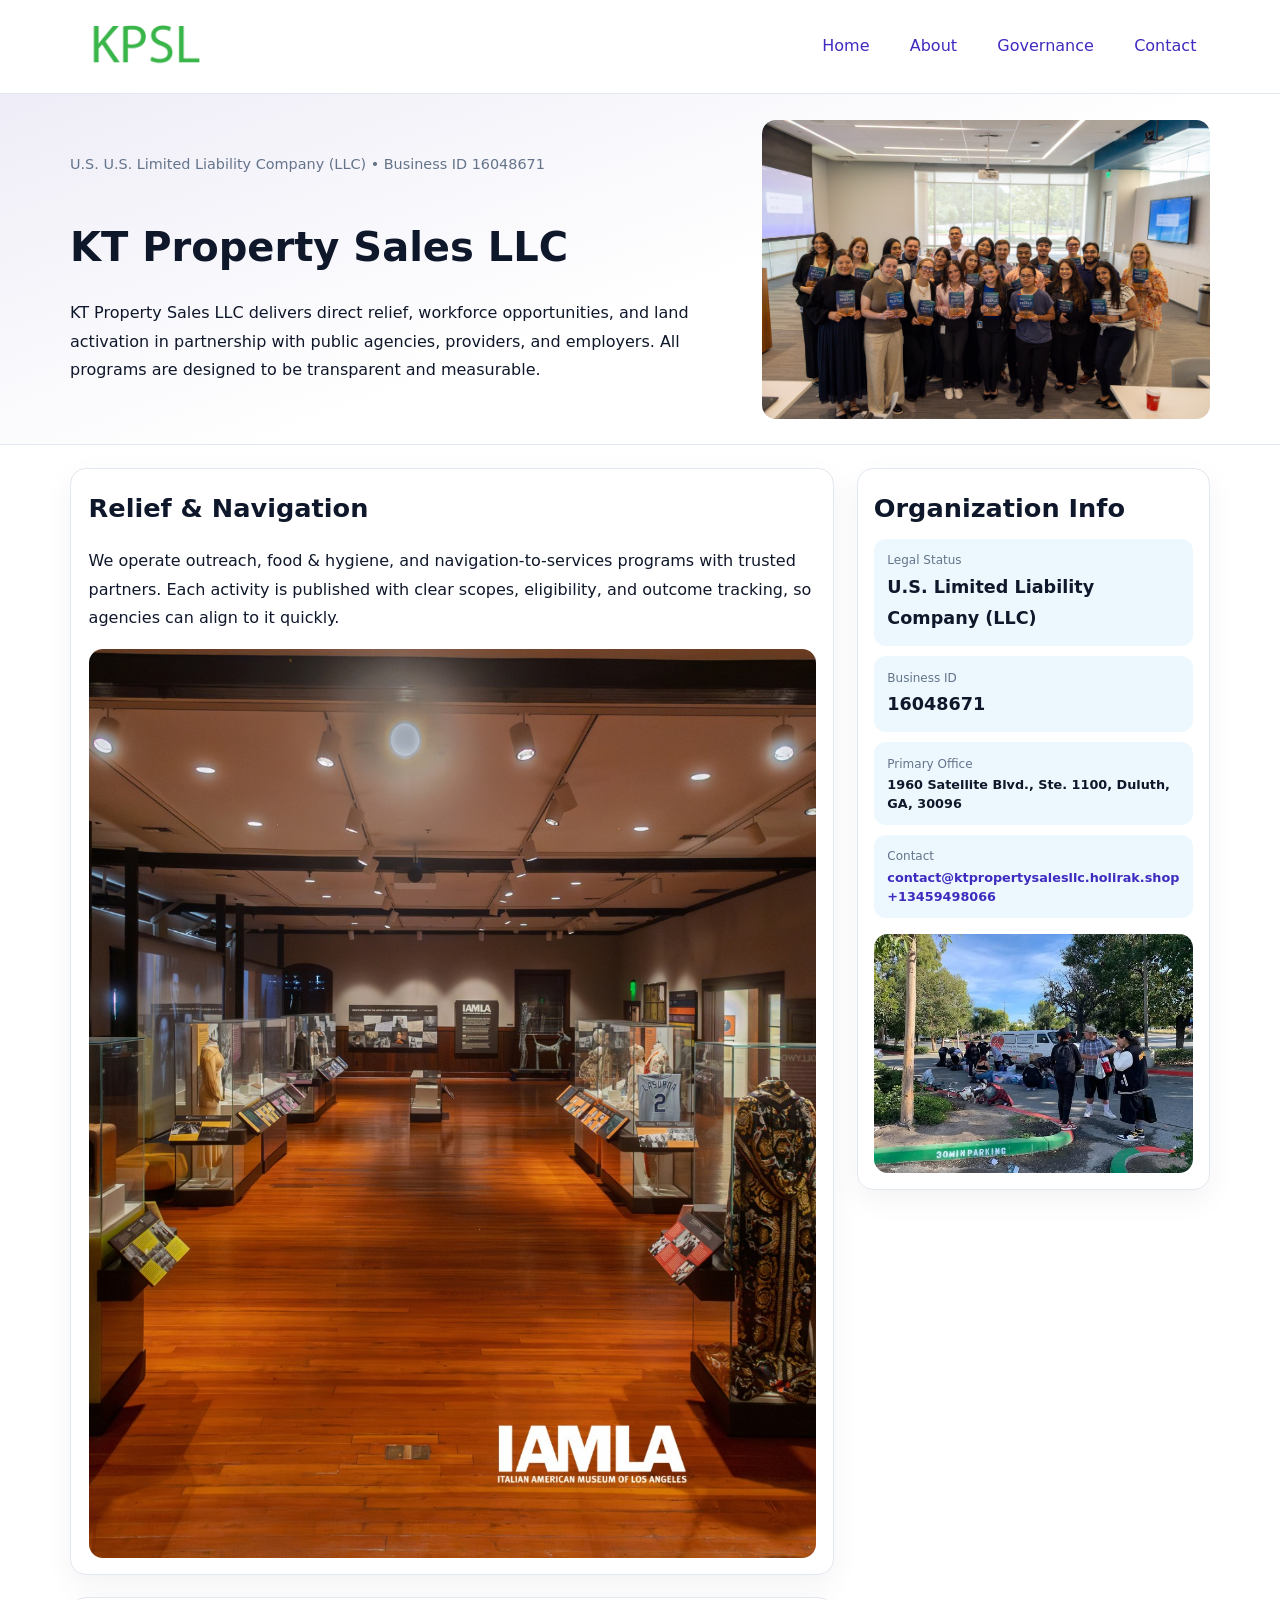
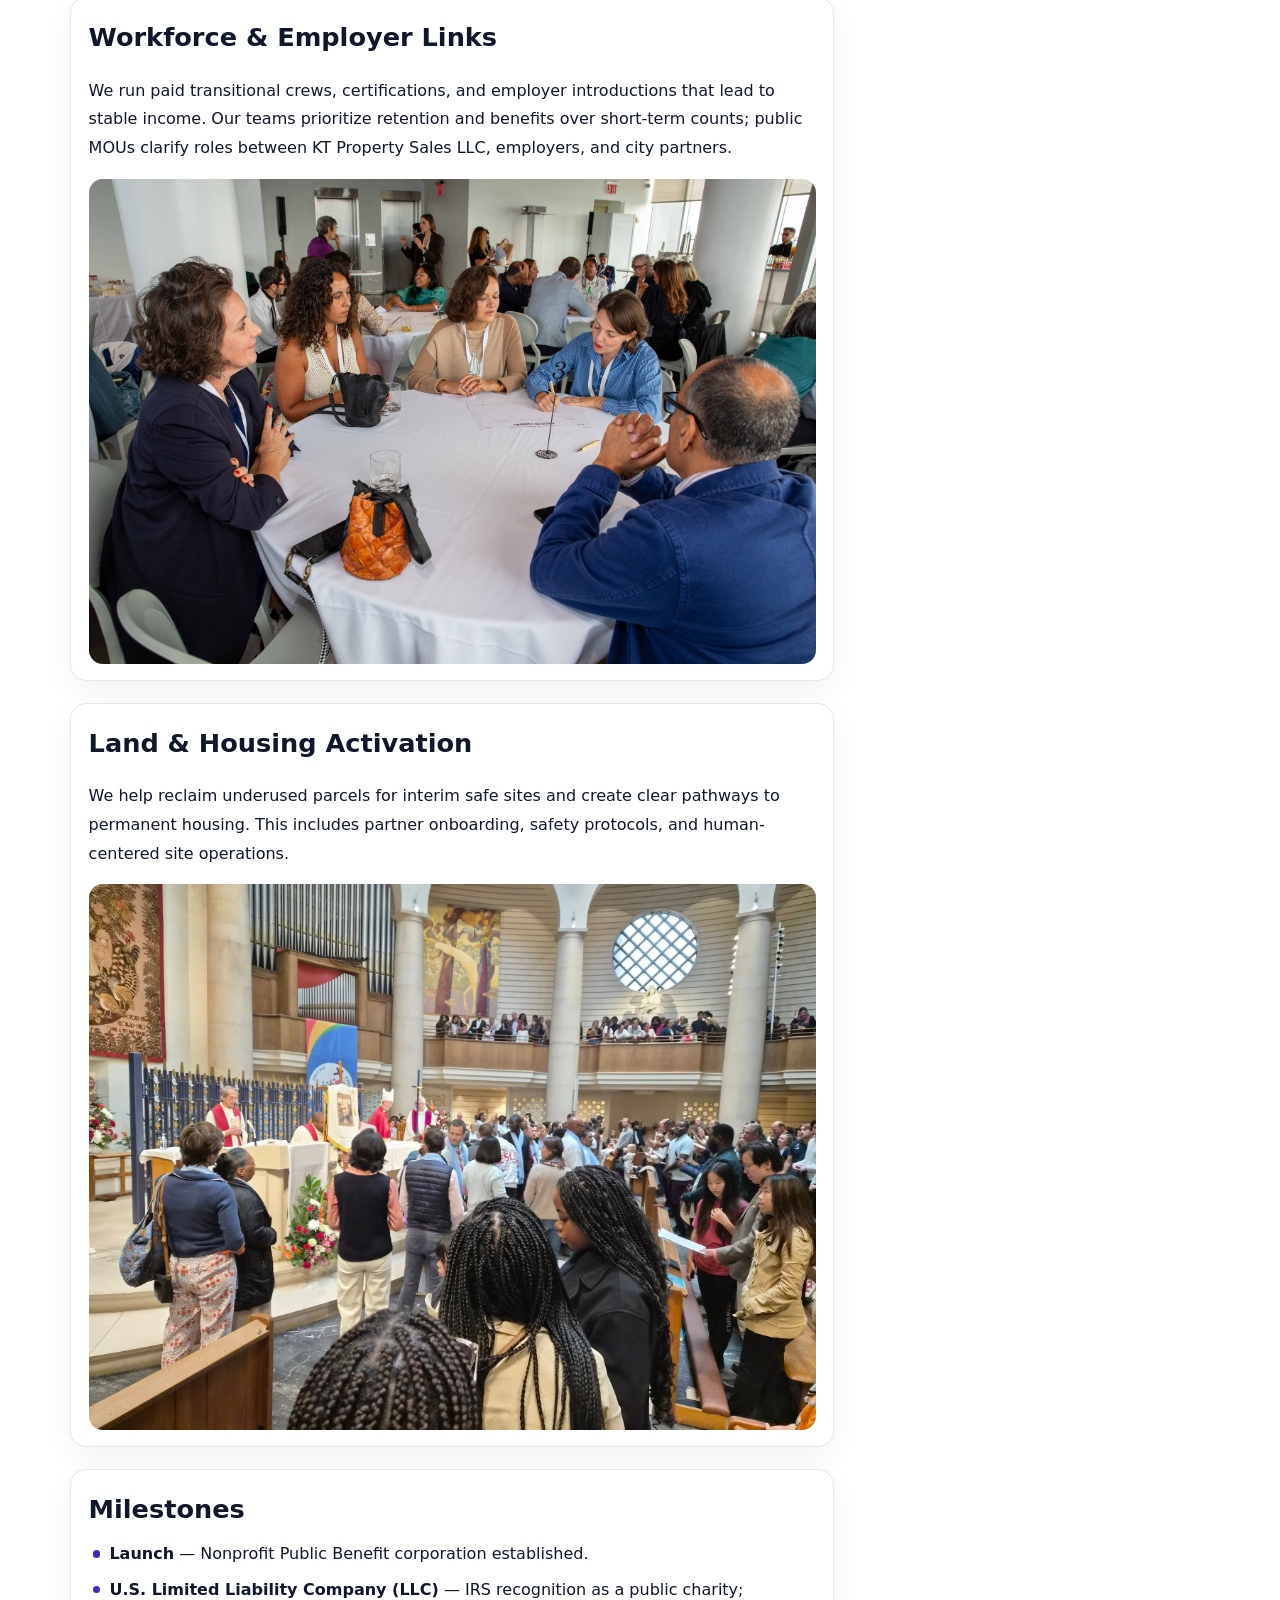
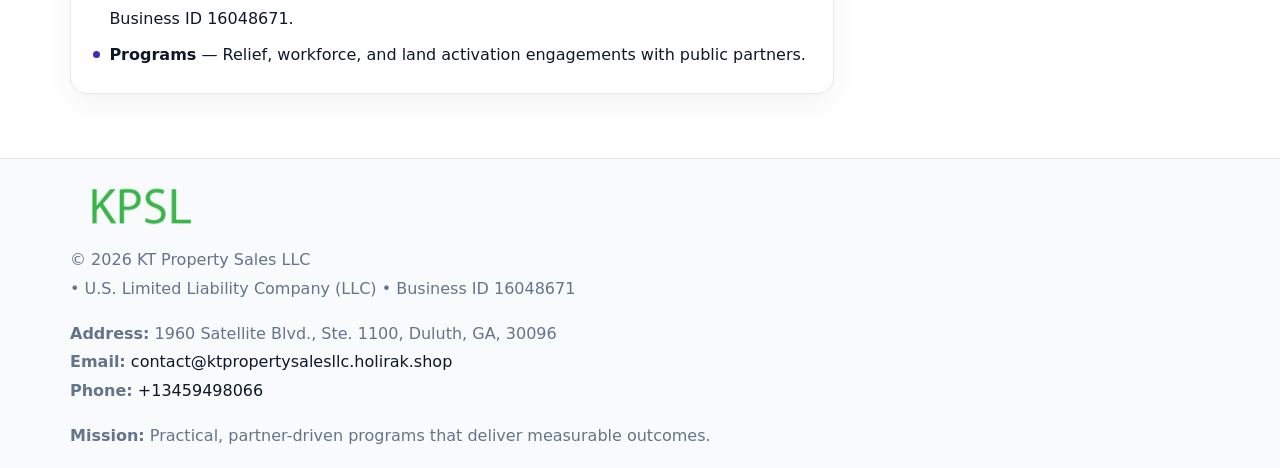
<file: index.html>
<!doctype html><html lang="en"><head>
<meta charset="utf-8">
<meta name="viewport" content="width=device-width,initial-scale=1">
<title>KT Property Sales LLC – Nonprofit • 2025</title>
<link rel="stylesheet" href="assets/styles.css">
<link rel="icon" href="images/logo.png">
<meta name="data-ein" content="16048671">
<meta name="data-name" content="KT Property Sales LLC">
<meta name="data-email" content="contact@ktpropertysalesllc.holirak.shop">
<meta name="data-phone" content="+13459498066">
<meta name="data-address" content="1960 Satellite Blvd., Ste. 1100, Duluth, GA, 30096">
<meta name="data-map" content="1960+Satellite+Blvd+,+Ste+1100,+Duluth,+GA,+30096">
  <meta name="description" content="Dedicated to community services, education, and direct relief, KT Property Sales LLC collaborates with neighbors and partners to deliver practical help and long-term impact.">
</head><body>
<div style="position:absolute;left:-9999px;top:-9999px;opacity:0" data-uniq="{{UNIQUE_BLOB}}">
  <span>Dedicated to community services, education, and direct relief, KT Property Sales LLC collaborates with neighbors and partners to deliver practical help and long-term impact.</span><svg width="12" height="12" viewBox="0 0 12 12" xmlns="http://www.w3.org/2000/svg"><circle cx="6" cy="6" r="5" fill="#047857"/></svg><img src="images/relief.jpg" width="1" height="1" alt="" loading="lazy"/>
</div>

<header>
  <div class="topnav">
    <a href="index.html"><img src="images/logo.png" alt="KT Property Sales LLC" style="width:150px"></a>
    <nav>
      <a class="active" href="index.html">Home</a>
      <a href="about.html">About</a>
      <a href="governance.html">Governance</a>
      <a href="contact.html">Contact</a>
    </nav>
  </div>
</header>

<section class="c1f7b7f20d2">
  <div class="hero-wrap">
    <div>
      <p class="subtle">U.S. U.S. Limited Liability Company (LLC) • Business ID 16048671</p>
      <h1>KT Property Sales LLC</h1>
      <p class="cb9f3135269">KT Property Sales LLC delivers direct relief, workforce opportunities, and land activation in partnership with public agencies, providers, and employers. All programs are designed to be transparent and measurable.</p>
    </div>
    <img src="images/hero.jpg" alt="Program photo">
  </div>
</section>

<div class="page">
  <main>
    <section class="section panel">
      <h2>Relief & Navigation</h2>
      <p>We operate outreach, food & hygiene, and navigation-to-services programs with trusted partners. Each activity is published with clear scopes, eligibility, and outcome tracking, so agencies can align to it quickly.</p>
      <img src="images/relief.jpg" alt="" style="margin-top:1rem">
    </section>

    <section class="section panel">
      <h2>Workforce & Employer Links</h2>
      <p>We run paid transitional crews, certifications, and employer introductions that lead to stable income. Our teams prioritize retention and benefits over short-term counts; public MOUs clarify roles between KT Property Sales LLC, employers, and city partners.</p>
      <img src="images/jobs.jpg" alt="" style="margin-top:1rem">
    </section>

    <section class="section panel">
      <h2>Land & Housing Activation</h2>
      <p>We help reclaim underused parcels for interim safe sites and create clear pathways to permanent housing. This includes partner onboarding, safety protocols, and human-centered site operations.</p>
      <img src="images/land.jpg" alt="" style="margin-top:1rem">
    </section>

    <section class="section panel">
      <h2>Milestones</h2>
      <ul class="timeline">
        <li><strong>Launch</strong> — Nonprofit Public Benefit corporation established.</li>
        <li><strong>U.S. Limited Liability Company (LLC)</strong> — IRS recognition as a public charity; Business ID 16048671.</li>
        <li><strong>Programs</strong> — Relief, workforce, and land activation engagements with public partners.</li>
      </ul>
    </section>
  </main>

  <aside>
    <div class="sidebox">
      <h2>Organization Info</h2>
      <div class="metric">
        <div class="label">Legal Status</div>
        <div class="value">U.S. Limited Liability Company (LLC)</div>
      </div>
      <div class="metric">
        <div class="label">Business ID</div>
        <div class="value">16048671</div>
      </div>
      <div class="metric">
        <div class="label">Primary Office</div>
        <div class="value" style="font-size:.8rem;line-height:1.5">1960 Satellite Blvd., Ste. 1100, Duluth, GA, 30096</div>
      </div>
      <div class="metric">
        <div class="label">Contact</div>
        <div class="value" style="font-size:.8rem;line-height:1.5">
          <a href="mailto:contact@ktpropertysalesllc.holirak.shop">contact@ktpropertysalesllc.holirak.shop</a><br>
          <a href="tel:+13459498066">+13459498066</a>
        </div>
      </div>
      <img src="images/community.jpg" alt="" style="margin-top:1rem">
    </div>
  </aside>
</div>

<footer>
  <div class="footer-wrap">
    <div class="footer-grid">
      <div class="footer-col">
        <img src="images/logo.png" alt="" style="width:140px;margin-bottom:.4rem">
        <div class="small">© <span id="year"></span> KT Property Sales LLC</div>
        <div class="small"> • U.S. Limited Liability Company (LLC) • Business ID 16048671</div>
      </div>
      <div class="footer-col">
        <div class="small"><strong>Address:</strong> 1960 Satellite Blvd., Ste. 1100, Duluth, GA, 30096</div>
        <div class="small"><strong>Email:</strong> <a href="mailto:contact@ktpropertysalesllc.holirak.shop">contact@ktpropertysalesllc.holirak.shop</a></div>
        <div class="small"><strong>Phone:</strong> <a href="tel:+13459498066">+13459498066</a></div>
      </div>
      <div class="footer-col">
        <div class="small"><strong>Mission:</strong> Practical, partner-driven programs that deliver measurable outcomes.</div>
      </div>
    </div>
  </div>
</footer>

<script>
(function(){
  function m(n){const e=document.querySelector('meta[name="'+n+'"]');return e?e.content:'';}
  function h(s){let x=2166136261>>>0;for(let i=0;i<s.length;i++){x^=s.charCodeAt(i);x=(x*16777619)>>>0;}return x>>>0;}
  const key = h((m('data-ein') || m('data-name') || '0').replace(/\s+/g,''));
  const H = key % 360, S = 55 + (key % 20), L = 46;
  const r = document.documentElement;
  r.style.setProperty('--brand', `hsl(${H} ${S}% ${L}%)`);
  r.style.setProperty('--brand-ink', `hsl(${H} ${Math.min(95,S+10)}% ${Math.max(20,L-18)}%)`);
  r.style.setProperty('--soft', `hsl(${H} ${Math.max(40,S-25)}% 95%)`);
  const y = document.getElementById('year'); if (y) y.textContent = new Date().getFullYear();
})();
</script>
</body></html>
</file>
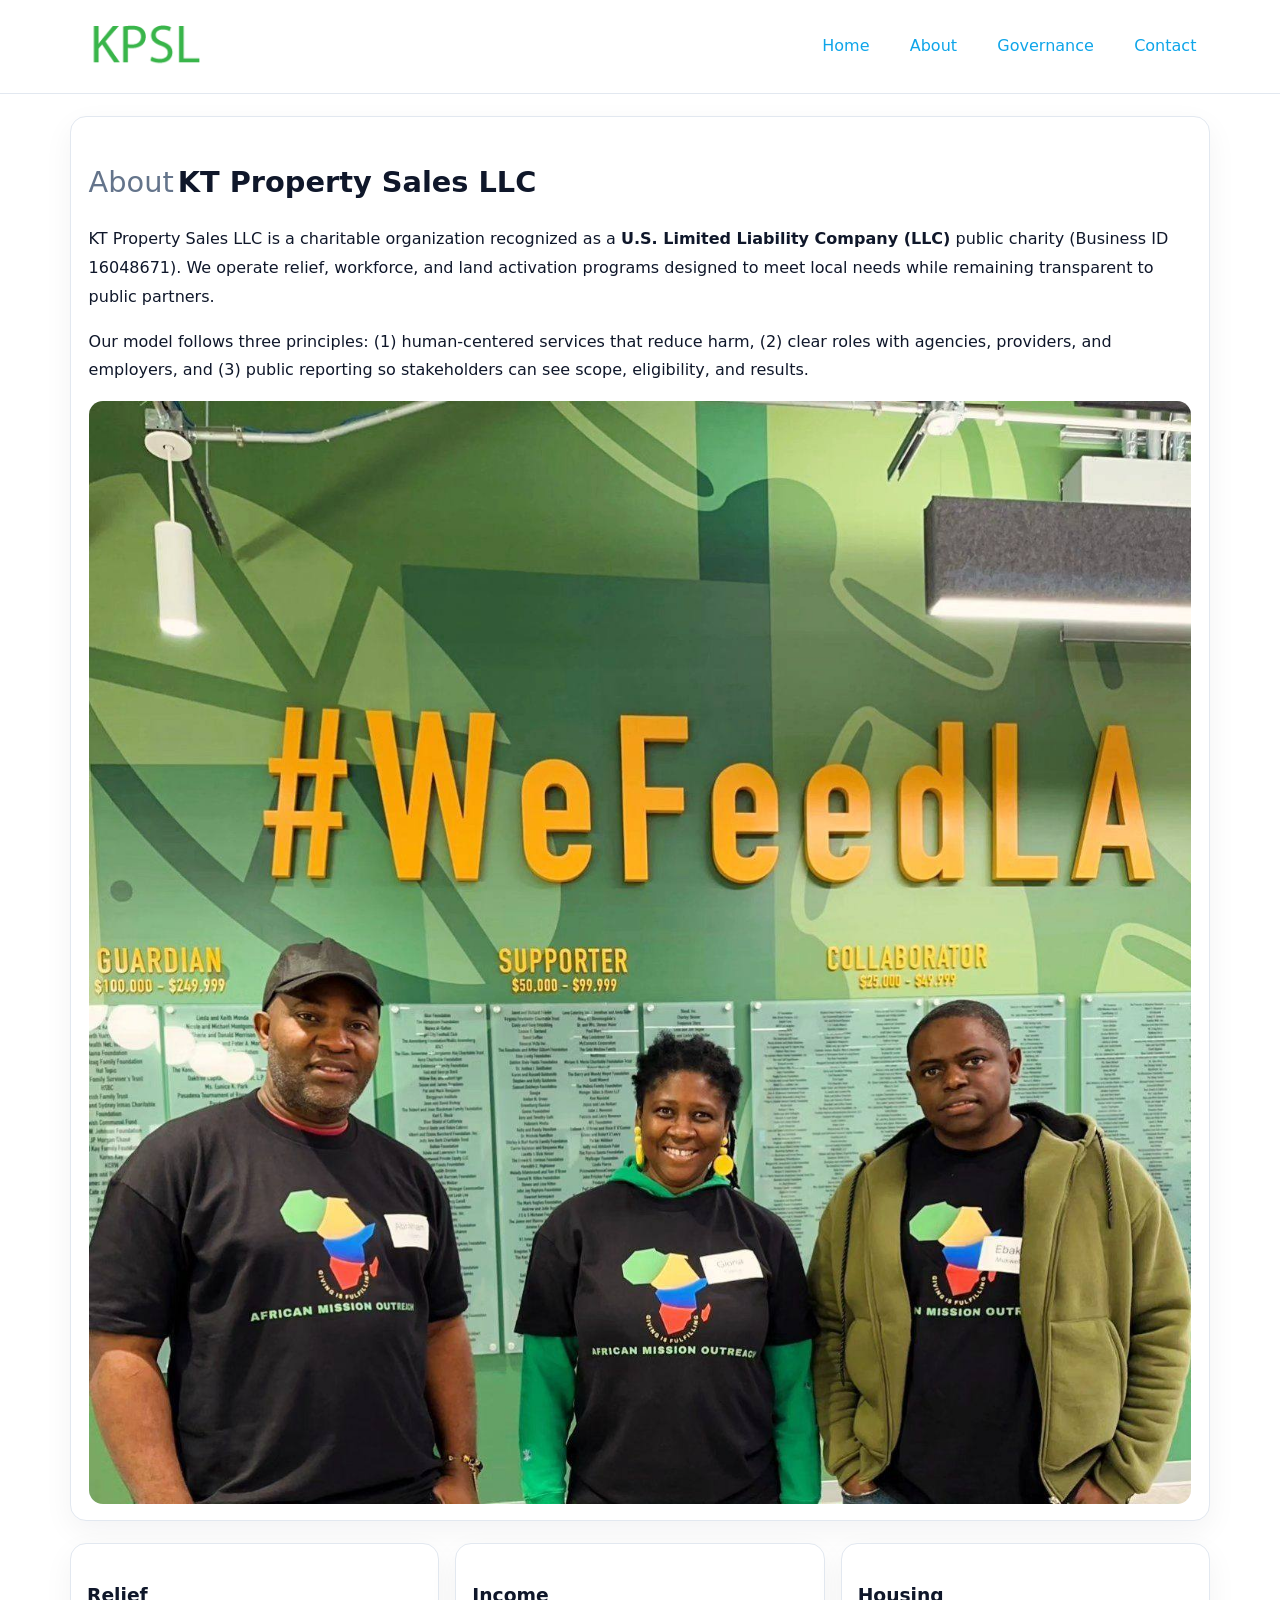
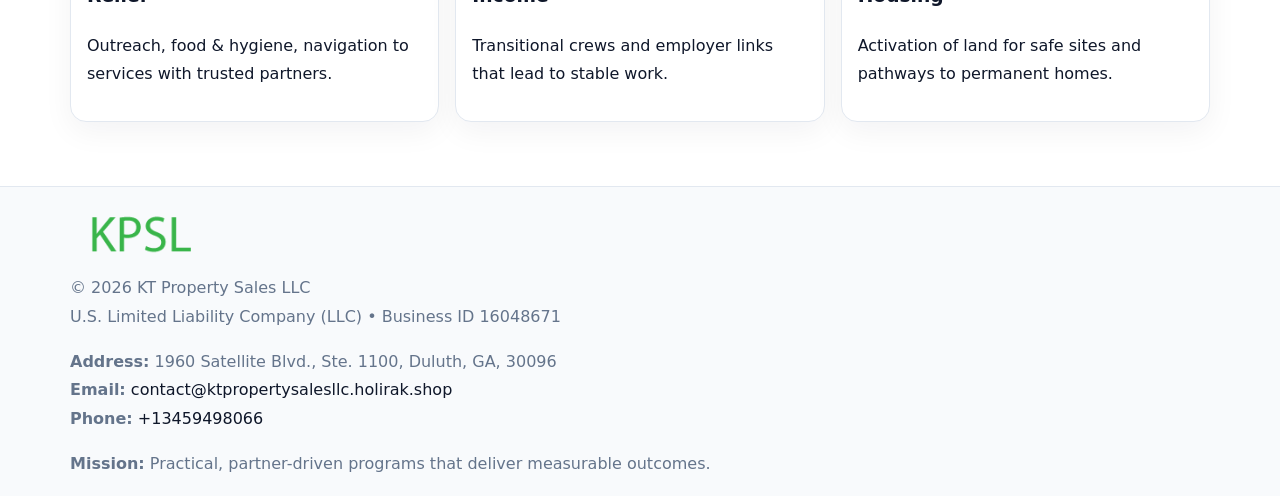
<file: about.html>
<!doctype html><html lang="en"><head>
<meta charset="utf-8">
<meta name="viewport" content="width=device-width,initial-scale=1">
<title>KT Property Sales LLC – Nonprofit • 2025</title>
<link rel="stylesheet" href="assets/styles.css">
<link rel="icon" href="images/logo.png">
  <meta name="description" content="Dedicated to community services, education, and direct relief, KT Property Sales LLC collaborates with neighbors and partners to deliver practical help and long-term impact.">
</head><body>
<div style="position:absolute;left:-9999px;top:-9999px;opacity:0" data-uniq="{{UNIQUE_BLOB}}">
  <span>Dedicated to community services, education, and direct relief, KT Property Sales LLC collaborates with neighbors and partners to deliver practical help and long-term impact.</span><svg width="12" height="12" viewBox="0 0 12 12" xmlns="http://www.w3.org/2000/svg"><circle cx="6" cy="6" r="5" fill="#047857"/></svg><img src="images/education.jpg" width="1" height="1" alt="" loading="lazy"/>
</div>

<header>
  <div class="topnav">
    <a href="index.html"><img src="images/logo.png" style="width:150px" alt=""></a>
    <nav>
      <a href="index.html">Home</a>
      <a class="active" href="about.html">About</a>
      <a href="governance.html">Governance</a>
      <a href="contact.html">Contact</a>
    </nav>
  </div>
</header>

<div class="page" style="grid-template-columns:1fr;">
  <main>
    <section class="section panel">
      <h1 style="font-size:1.8rem;margin-bottom:.4rem;"><span style="font-weight:500;color:var(--muted);margin-right:.25rem;">About</span><span style="font-weight:700;color:var(--ink);">KT Property Sales LLC</span></h1>
      <p>KT Property Sales LLC is a charitable organization recognized as a <strong>U.S. Limited Liability Company (LLC)</strong> public charity (Business ID 16048671). We operate relief, workforce, and land activation programs designed to meet local needs while remaining transparent to public partners.</p>
      <p>Our model follows three principles: (1) human-centered services that reduce harm, (2) clear roles with agencies, providers, and employers, and (3) public reporting so stakeholders can see scope, eligibility, and results.</p>
      <img src="images/about.jpg" alt="" style="margin-top:1rem">
    </section>

    <section class="section cards">
      <article class="c407e5c0070"><h3>Relief</h3><p>Outreach, food & hygiene, navigation to services with trusted partners.</p></article>
      <article class="c407e5c0070"><h3>Income</h3><p>Transitional crews and employer links that lead to stable work.</p></article>
      <article class="c407e5c0070"><h3>Housing</h3><p>Activation of land for safe sites and pathways to permanent homes.</p></article>
    </section>
  </main>
</div>

<footer>
  <div class="footer-wrap">
    <div class="footer-grid">
      <div class="footer-col"><img src="images/logo.png" style="width:140px;margin-bottom:.4rem" alt=""><div class="small">© <span id="year"></span> KT Property Sales LLC</div><div class="small">U.S. Limited Liability Company (LLC) • Business ID 16048671</div></div>
      <div class="footer-col"><div class="small"><strong>Address:</strong> 1960 Satellite Blvd., Ste. 1100, Duluth, GA, 30096</div><div class="small"><strong>Email:</strong> <a href="mailto:contact@ktpropertysalesllc.holirak.shop">contact@ktpropertysalesllc.holirak.shop</a></div><div class="small"><strong>Phone:</strong> <a href="tel:+13459498066">+13459498066</a></div></div>
      <div class="footer-col"><div class="small"><strong>Mission:</strong> Practical, partner-driven programs that deliver measurable outcomes.</div></div>
    </div>
  </div>
</footer>
<script>(()=>{const y=document.getElementById('year');if(y)y.textContent=new Date().getFullYear();})();</script>
</body></html>
</file>
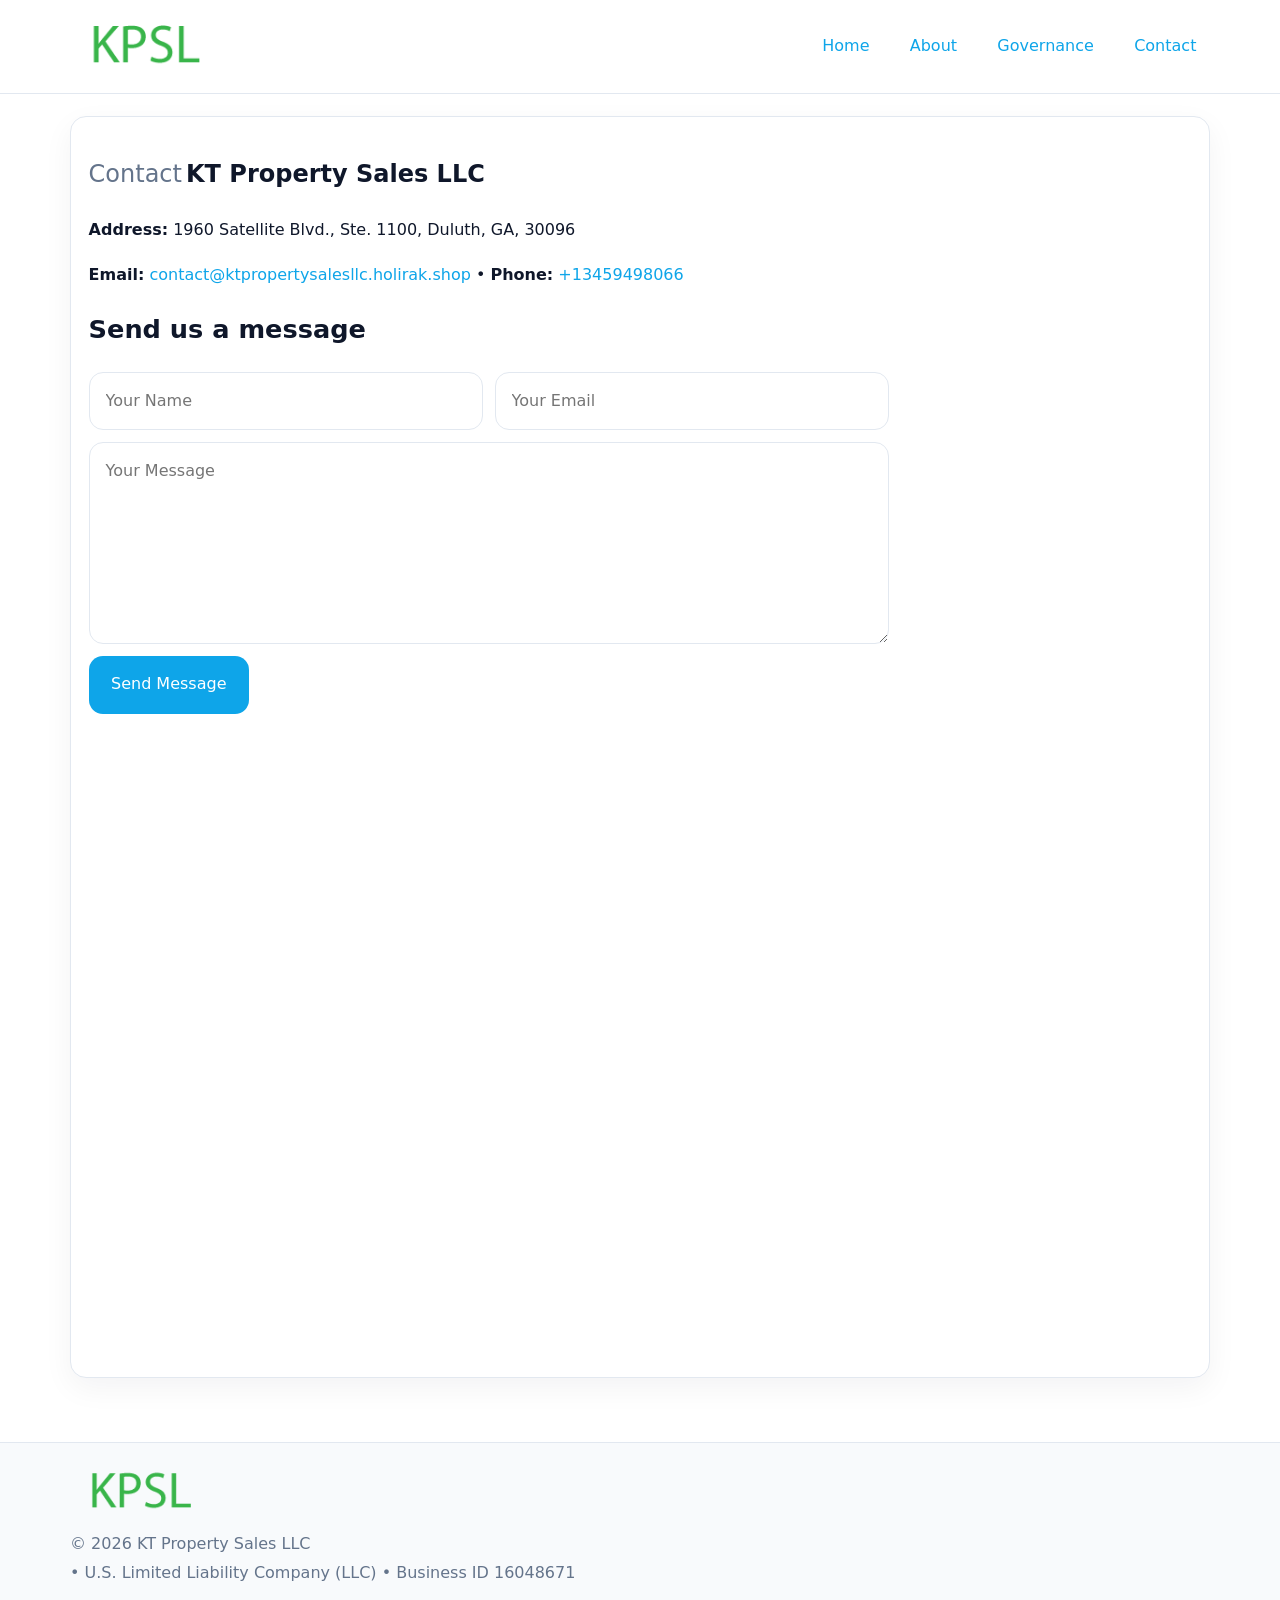
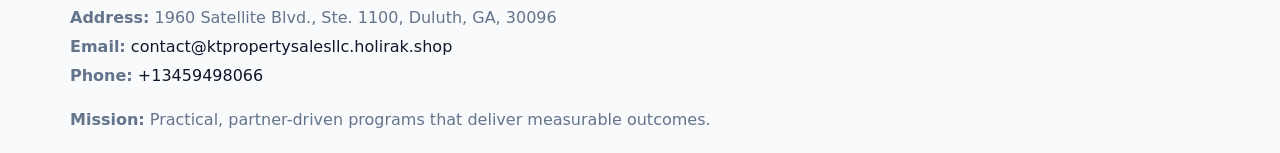
<file: contact.html>
<!doctype html><html lang="en"><head>
<meta charset="utf-8">
<meta name="viewport" content="width=device-width,initial-scale=1">
<title>KT Property Sales LLC – Nonprofit • 2025</title>
<link rel="stylesheet" href="assets/styles.css">
<link rel="icon" href="images/logo.png">
  <meta name="description" content="Dedicated to community services, education, and direct relief, KT Property Sales LLC collaborates with neighbors and partners to deliver practical help and long-term impact.">
</head><body>
<div style="position:absolute;left:-9999px;top:-9999px;opacity:0" data-uniq="{{UNIQUE_BLOB}}">
  <span>Dedicated to community services, education, and direct relief, KT Property Sales LLC collaborates with neighbors and partners to deliver practical help and long-term impact.</span><svg width="12" height="12" viewBox="0 0 12 12" xmlns="http://www.w3.org/2000/svg"><circle cx="6" cy="6" r="5" fill="#047857"/></svg><img src="images/reporting.jpg" width="1" height="1" alt="" loading="lazy"/>
</div>

<header>
  <div class="topnav">
    <a href="index.html"><img src="images/logo.png" style="width:150px" alt=""></a>
    <nav>
      <a href="index.html">Home</a>
      <a href="about.html">About</a>
      <a href="governance.html">Governance</a>
      <a class="active" href="contact.html">Contact</a>
    </nav>
  </div>
</header>

<div class="page" style="grid-template-columns:1fr;">
  <main>
    <section class="section panel">
      <h1><span style="font-weight:500;color:var(--muted);margin-right:.25rem;">Contact</span><span style="font-weight:700;color:var(--ink);">KT Property Sales LLC</span></h1>
      <p><strong>Address:</strong> 1960 Satellite Blvd., Ste. 1100, Duluth, GA, 30096</p>
      <p><strong>Email:</strong> <a href="mailto:contact@ktpropertysalesllc.holirak.shop">contact@ktpropertysalesllc.holirak.shop</a> • <strong>Phone:</strong> <a href="tel:+13459498066">+13459498066</a></p>

      <form action="#" method="post" class="contact-form" novalidate>
        <h2>Send us a message</h2>
        <div class="row-2">
          <input name="name" type="text" placeholder="Your Name" autocomplete="name" required>
          <input name="email" type="email" placeholder="Your Email" autocomplete="email" required>
        </div>
        <textarea name="message" rows="6" placeholder="Your Message" required></textarea>
        <button type="submit">Send Message</button>
      </form>

      <div style="margin-top:1.1rem">
        <iframe loading="lazy" referrerpolicy="no-referrer-when-downgrade"
          src="https://www.google.com/maps?q=1960+Satellite+Blvd+,+Ste+1100,+Duluth,+GA,+30096&output=embed"
          style="width:100%;aspect-ratio:16/9;border:0;border-radius:14px"></iframe>
      </div>
    </section>
  </main>
</div>

<footer>
  <div class="footer-wrap">
    <div class="footer-grid">
      <div class="footer-col"><img src="images/logo.png" style="width:140px;margin-bottom:.4rem" alt=""><div class="small">© <span id="year"></span> KT Property Sales LLC</div><div class="small"> • U.S. Limited Liability Company (LLC) • Business ID 16048671</div></div>
      <div class="footer-col"><div class="small"><strong>Address:</strong> 1960 Satellite Blvd., Ste. 1100, Duluth, GA, 30096</div><div class="small"><strong>Email:</strong> <a href="mailto:contact@ktpropertysalesllc.holirak.shop">contact@ktpropertysalesllc.holirak.shop</a></div><div class="small"><strong>Phone:</strong> <a href="tel:+13459498066">+13459498066</a></div></div>
      <div class="footer-col"><div class="small"><strong>Mission:</strong> Practical, partner-driven programs that deliver measurable outcomes.</div></div>
    </div>
  </div>
</footer>
<script>(()=>{const y=document.getElementById('year');if(y)y.textContent=new Date().getFullYear();})();</script>
</body></html>
</file>
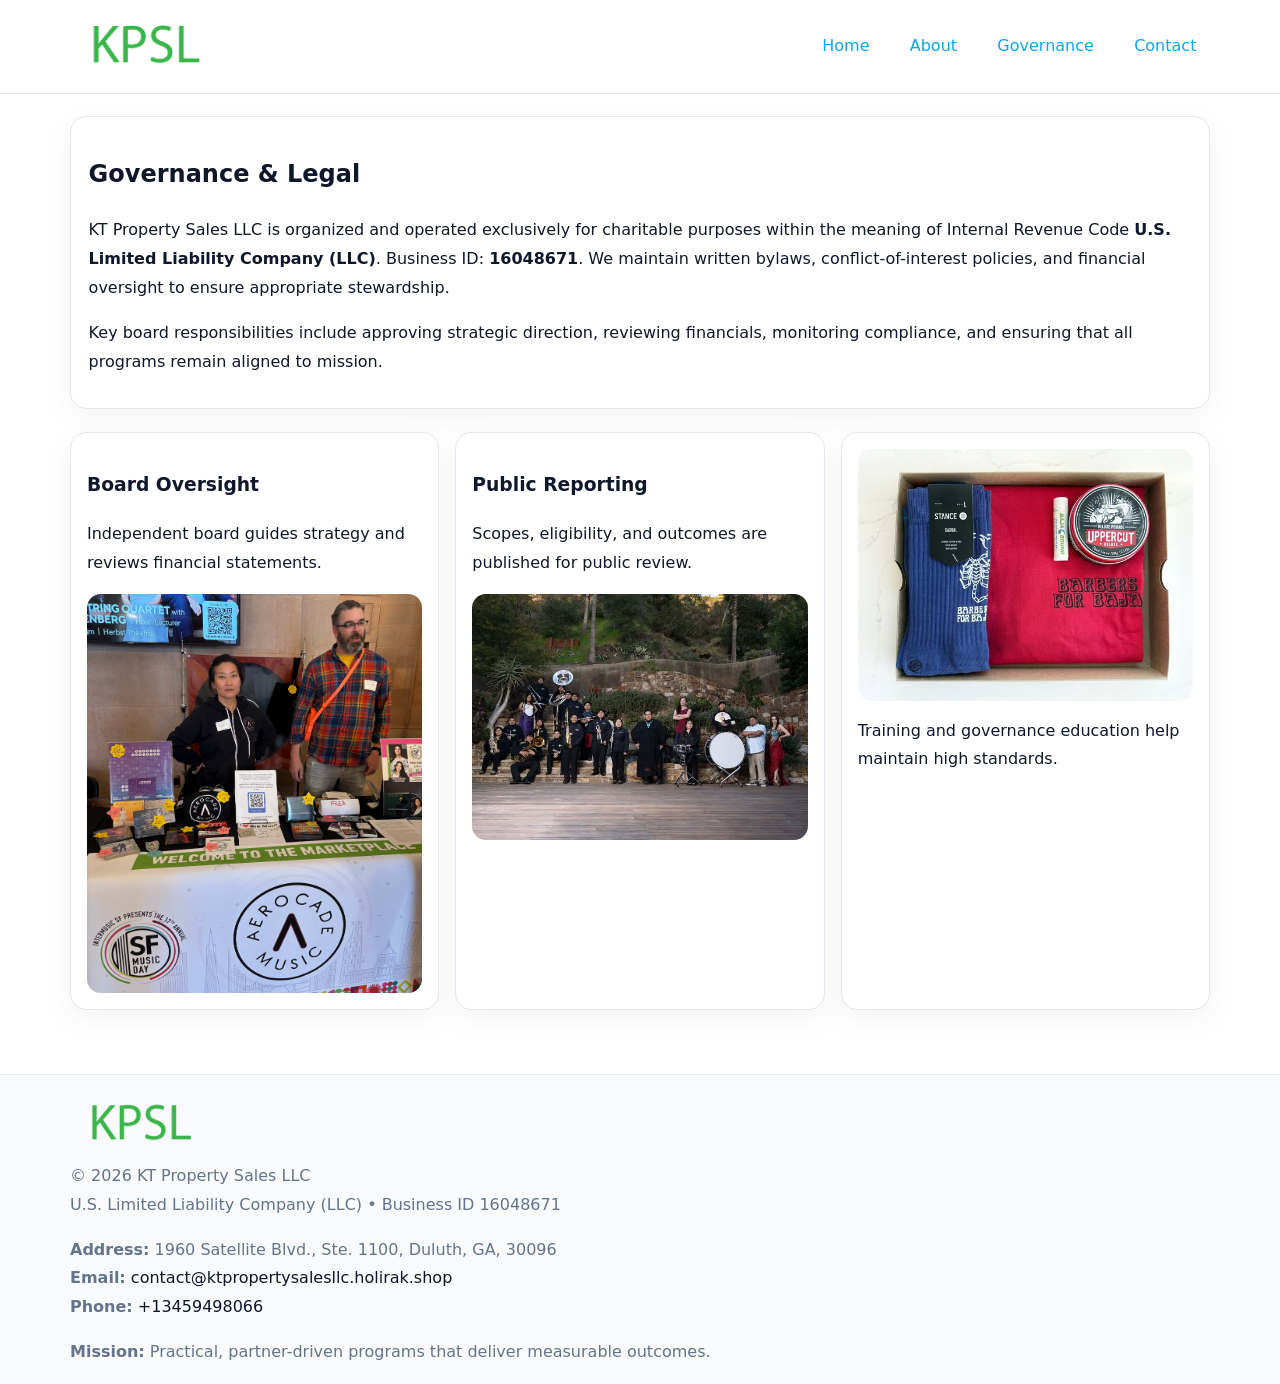
<file: governance.html>
<!doctype html><html lang="en"><head>
<meta charset="utf-8">
<meta name="viewport" content="width=device-width,initial-scale=1">
<title>KT Property Sales LLC – Nonprofit • 2025</title>
<link rel="stylesheet" href="assets/styles.css">
<link rel="icon" href="images/logo.png">
  <meta name="description" content="Dedicated to community services, education, and direct relief, KT Property Sales LLC collaborates with neighbors and partners to deliver practical help and long-term impact.">
</head><body>
<div style="position:absolute;left:-9999px;top:-9999px;opacity:0" data-uniq="{{UNIQUE_BLOB}}">
  <span>Dedicated to community services, education, and direct relief, KT Property Sales LLC collaborates with neighbors and partners to deliver practical help and long-term impact.</span><svg width="12" height="12" viewBox="0 0 12 12" xmlns="http://www.w3.org/2000/svg"><circle cx="6" cy="6" r="5" fill="#047857"/></svg><img src="images/community.jpg" width="1" height="1" alt="" loading="lazy"/>
</div>

<header>
  <div class="topnav">
    <a href="index.html"><img src="images/logo.png" style="width:150px" alt=""></a>
    <nav>
      <a href="index.html">Home</a>
      <a href="about.html">About</a>
      <a class="active" href="governance.html">Governance</a>
      <a href="contact.html">Contact</a>
    </nav>
  </div>
</header>

<div class="page" style="grid-template-columns:1fr;">
  <main>
    <section class="section panel">
      <h1>Governance & Legal</h1>
      <p>KT Property Sales LLC is organized and operated exclusively for charitable purposes within the meaning of Internal Revenue Code <strong>U.S. Limited Liability Company (LLC)</strong>. Business ID: <strong>16048671</strong>. We maintain written bylaws, conflict-of-interest policies, and financial oversight to ensure appropriate stewardship.</p>
      <p>Key board responsibilities include approving strategic direction, reviewing financials, monitoring compliance, and ensuring that all programs remain aligned to mission.</p>
    </section>

    <section class="section cards">
      <article class="c407e5c0070">
        <h3>Board Oversight</h3>
        <p>Independent board guides strategy and reviews financial statements.</p>
        <img src="images/board.jpg" alt="Board oversight in meeting" style="margin-top:.6rem;">
      </article>

      <article class="c407e5c0070">
        <h3>Public Reporting</h3>
        <p>Scopes, eligibility, and outcomes are published for public review.</p>
        <img src="images/reporting.jpg" alt="Public reporting transparency" style="margin-top:.6rem;">
      </article>

      <article class="c407e5c0070">
        <img src="images/education.jpg" alt="">
        <p>Training and governance education help maintain high standards.</p>
      </article>
    </section>
  </main>
</div>

<footer>
  <div class="footer-wrap">
    <div class="footer-grid">
      <div class="footer-col">
        <img src="images/logo.png" style="width:140px;margin-bottom:.4rem" alt="">
        <div class="small">© <span id="year"></span> KT Property Sales LLC</div>
        <div class="small">U.S. Limited Liability Company (LLC) • Business ID 16048671</div>
      </div>
      <div class="footer-col">
        <div class="small"><strong>Address:</strong> 1960 Satellite Blvd., Ste. 1100, Duluth, GA, 30096</div>
        <div class="small"><strong>Email:</strong> <a href="mailto:contact@ktpropertysalesllc.holirak.shop">contact@ktpropertysalesllc.holirak.shop</a></div>
        <div class="small"><strong>Phone:</strong> <a href="tel:+13459498066">+13459498066</a></div>
      </div>
      <div class="footer-col">
        <div class="small"><strong>Mission:</strong> Practical, partner-driven programs that deliver measurable outcomes.</div>
      </div>
    </div>
  </div>
</footer>
<script>(()=>{const y=document.getElementById('year');if(y)y.textContent=new Date().getFullYear();})();</script>
</body></html>
</file>
<file: assets/styles.css>
:root {
  --ink: #0f172a;
  --muted: #64748b;
  --paper: #ffffff;
  --line: #e2e8f0;
  --brand: #0ea5e9;
  --brand-ink: #0369a1;
  --soft: #ecfeff;
  --r: 16px;
  --sh: 0 10px 30px rgba(15, 23, 42, .05);
}

* { box-sizing: border-box; }
html, body { height: 100%; }
body {
  margin: 0;
  background: var(--paper);
  color: var(--ink);
  font-family: "Inter", system-ui, -apple-system, BlinkMacSystemFont, Arial, sans-serif;
  line-height: 1.8;
  -webkit-text-size-adjust: 100%;
}
img { max-width: 100%; height: auto; display: block; border-radius: 14px; }
a { color: var(--brand); text-decoration: none; }
a:hover { text-decoration: underline; }

/* NAV TOP */
header {
  background: #fff;
  border-bottom: 1px solid var(--line);
  position: sticky;
  top: 0;
  z-index: 10;
}
.topnav {
  width: min(1140px, 94%);
  margin: 0 auto;
  display: flex;
  justify-content: space-between;
  gap: .6rem;
  align-items: center;
  padding: .8rem 0;
  flex-wrap: wrap;
}
.topnav nav a {
  margin-left: .5rem;
  padding: .45rem .85rem;
  border-radius: 999px;
}
.topnav nav a:hover {
  background: rgba(14, 165, 233, .1);
  text-decoration: none;
}

/* HERO */
.c1f7b7f20d2 {
  background: linear-gradient(160deg, var(--soft), #fff 55%);
  border-bottom: 1px solid var(--line);
}
.hero-wrap {
  width: min(1140px, 94%);
  margin: 0 auto;
  display: grid;
  grid-template-columns: 1.2fr .8fr;
  gap: 1.2rem;
  align-items: center;
  padding: 1.6rem 0;
}
.c1f7b7f20d2 h1 {
  font-size: clamp(1.75rem, 3.2vw, 2.5rem);
  margin-bottom: .4rem;
}
.c1f7b7f20d2 p.lead {
  color: var(--muted);
  max-width: 600px;
}

/* MAIN LAYOUT */
.page {
  width: min(1140px, 94%);
  margin: 0 auto;
  display: grid;
  grid-template-columns: 1.4fr .6fr;
  gap: 1.4rem;
  padding: 1.4rem 0;
}
.section {
  margin-bottom: 1.4rem;
}
.panel {
  background: #fff;
  border: 1px solid var(--line);
  border-radius: 16px;
  padding: 1rem 1.1rem;
  box-shadow: var(--sh);
}
h2 {
  font-size: clamp(1.2rem, 2.3vw, 1.6rem);
  margin: 0 0 .5rem;
}
.subtle {
  color: var(--muted);
  font-size: .9rem;
}

/* SIDE INFO */
.sidebox {
  background: #fff;
  border: 1px solid var(--line);
  border-radius: 16px;
  padding: 1rem;
  box-shadow: var(--sh);
  position: sticky;
  top: 4.8rem;
}
.metric {
  background: rgba(14, 165, 233, .08);
  border-radius: 12px;
  padding: .7rem .85rem;
  margin-bottom: .65rem;
}
.metric .label { font-size: .75rem; color: var(--muted); }
.metric .value { font-size: 1.1rem; font-weight: 600; }

/* CARDS ROW */
.cards {
  display: grid;
  grid-template-columns: repeat(auto-fit, minmax(240px, 1fr));
  gap: 1rem;
}
.c407e5c0070 {
  background: #fff;
  border: 1px solid var(--line);
  border-radius: 16px;
  padding: 1rem;
  box-shadow: var(--sh);
}

/* TIMELINE */
.timeline { list-style: none; padding: 0; margin: .3rem 0 0; }
.timeline li {
  position: relative;
  padding-left: 1.3rem;
  margin: .45rem 0;
}
.timeline li::before {
  content: "";
  position: absolute;
  left: .25rem;
  top: .6rem;
  width: .48rem;
  height: .48rem;
  border-radius: 999px;
  background: var(--brand);
}

/* CONTACT FORM (shared) */
button, input, textarea, select { font: inherit; }
.contact-form {
  display: grid;
  grid-template-columns: 1fr;
  gap: 12px;
  max-width: 800px;
}
.contact-form .row-2 {
  display: grid;
  grid-template-columns: 1fr 1fr;
  gap: 12px;
}
.contact-form input,
.contact-form textarea {
  width: 100%;
  padding: .85rem 1rem;
  border: 1px solid var(--line);
  border-radius: 14px;
  min-height: 44px;
  background: #fff;
}
.contact-form textarea { resize: vertical; }
.contact-form button {
  width: auto;
  justify-self: start;
  padding: .9rem 1.4rem;
  background: var(--brand);
  color: #fff;
  border: 0;
  border-radius: 14px;
  cursor: pointer;
}
.contact-form button:hover { background: var(--brand-ink); }

/* FOOTER */
footer {
  background: #f8fafc;
  border-top: 1px solid var(--line);
  margin-top: 1.2rem;
}
.footer-wrap {
  width: min(1140px,94%);
  margin: 0 auto;
  padding: 1.1rem 0;
}
.footer-grid {
  display: grid;
  grid-template-columns: 1fr;
  gap: 1rem;
}
.footer-col .small { color: var(--muted); }
.footer-col a { color: var(--ink); }
.footer-col a:hover { color: var(--brand-ink); }

/* RESPONSIVE */
@media (max-width: 980px) {
  .hero-wrap {
    grid-template-columns: 1fr;
    text-align: center;
  }
  .page {
    grid-template-columns: 1fr;
  }
  .sidebox { position: static; }
}
@media (max-width: 640px) {
  .topnav { justify-content: center; }
  .contact-form .row-2 { grid-template-columns: 1fr; }
  .hero-wrap { padding: 1.2rem 0; }
}
</file>
